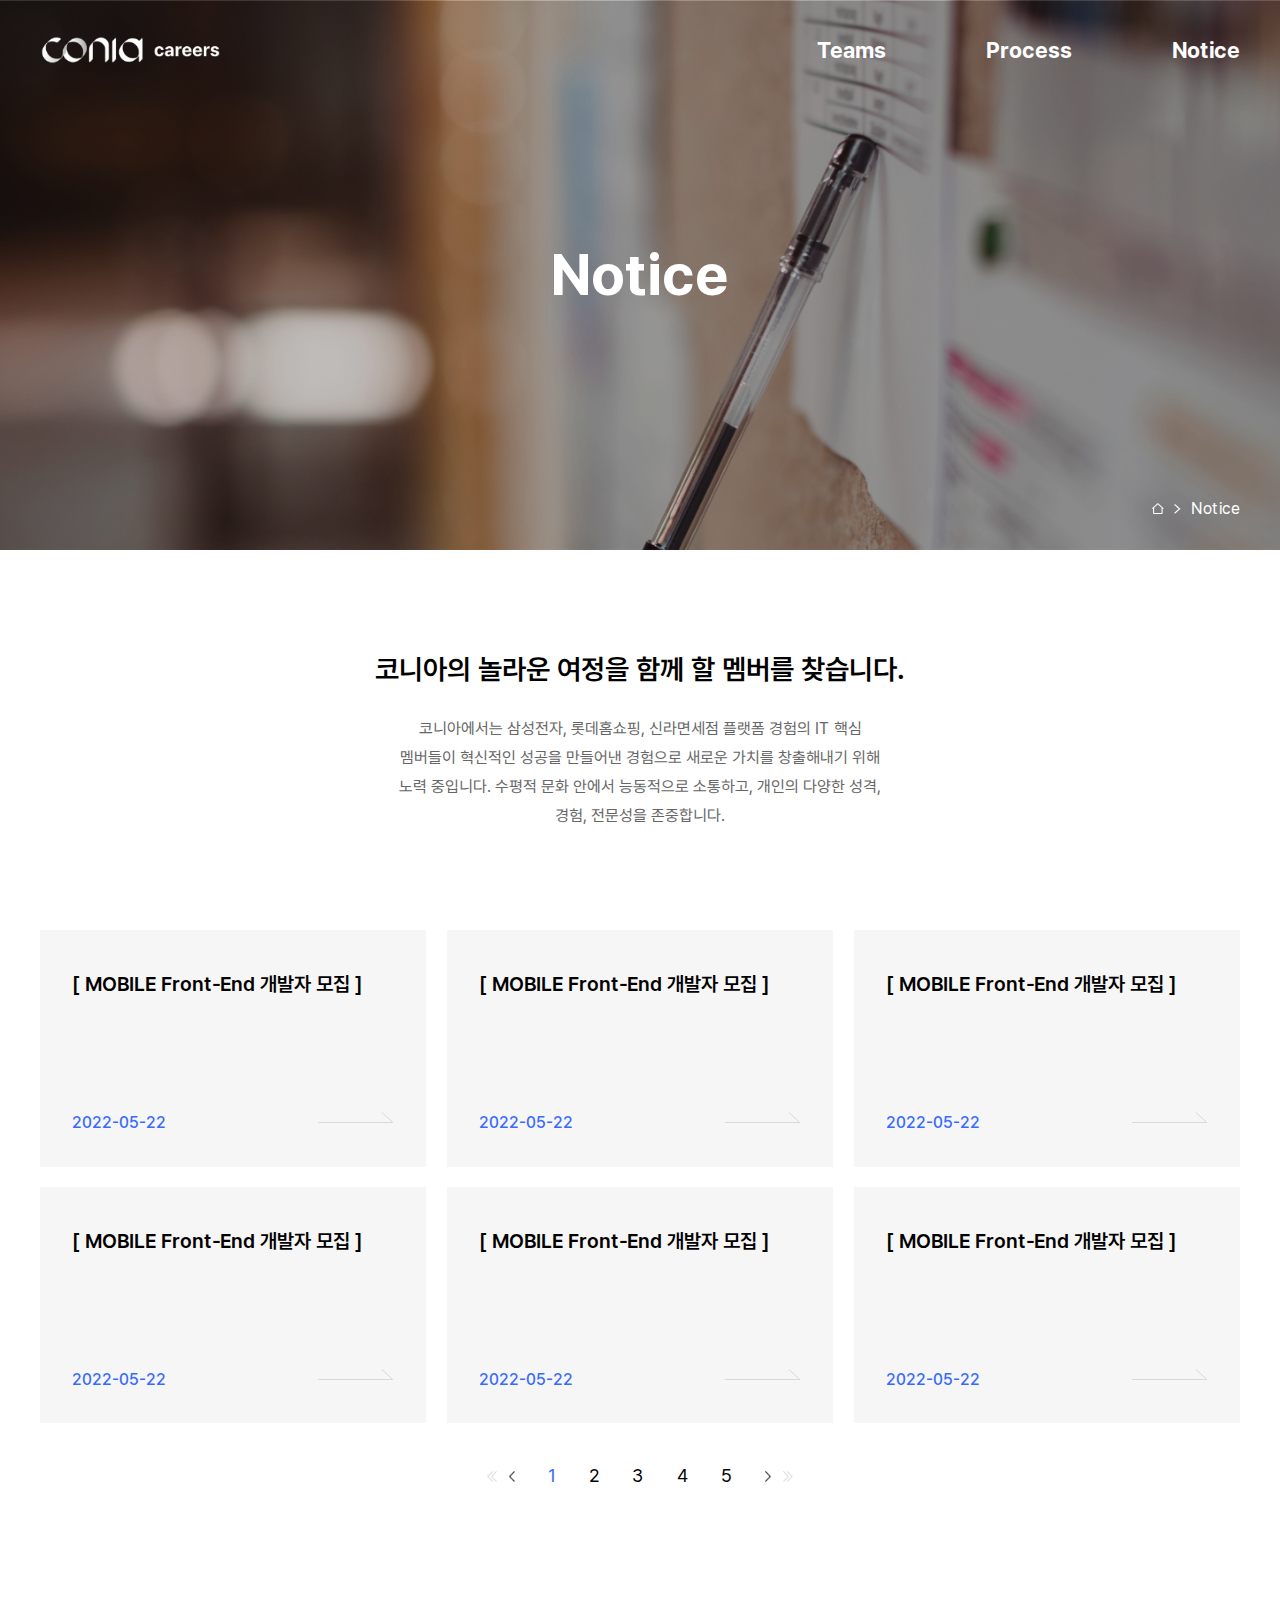
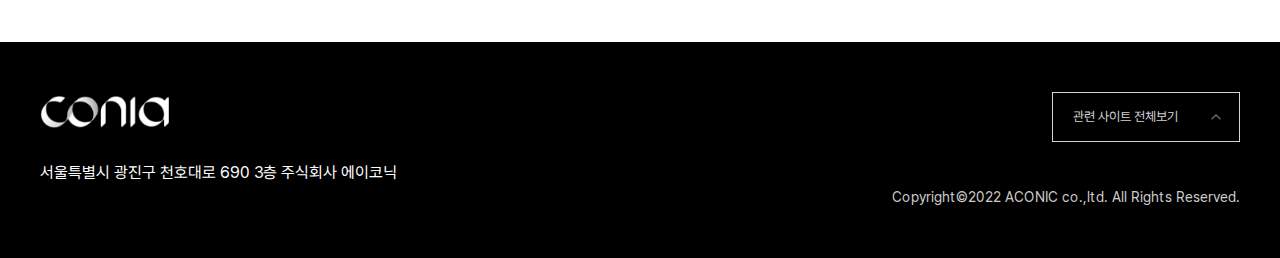
<file: notice.html>
<!DOCTYPE html>
<html lang="en">
<head>
    <meta charset="UTF-8">
    <meta content="width=device-width, initial-scale=1.0" name="viewport">
    <title>CONIA 채용 | notice</title>
    <link href="./resource/fonts/pretendard.css" rel="stylesheet">
    <link href="./resource/css/common.css" rel="stylesheet">
    <link href="./resource/css/sub.css" rel="stylesheet">
    <script src="./resource/js/jquery-1.9.1.min.js" type="text/javascript"></script>
</head>
<body class="sub">
<div class="wrap">
    <!-- PC GNB -->
    <header class="header">
        <div class="header_wrap container cl">
            <div class="main_logo"><a href="index.html" class="logo"><span class="blind">코니아 채용 로고</span></a></div>
            <ul class="gnb">
                <li><a href="teams.html">Teams</a></li>
                <li><a href="process.html">Process</a></li>
                <li><a href="notice.html">Notice</a></li>
            </ul>
            <div class="btn_wrap">
                <span class="gnb_btn ico"></span>
            </div>
        </div>
    </header>
    <!-- MO GNB -->
    <aside class="mo_header">
        <div class="header_wrap container">
            <div class="header_inner cl">
                <div class="main_logo"><a href="#" class="logo"><span class="blind">코니아 채용 로고</span></a></div>
                <div class="btn_wrap">
                    <span class="close_btn gnb_btn ico"></span>
                </div>
            </div>
            <ul class="gnb">
                <li><a href="teams.html">Teams</a></li>
                <li><a href="process.html">Process</a></li>
                <li><a href="notice.html">Notice</a></li>
            </ul>
        </div>
    </aside>
    <main class="notice">
        <div class="spot">
            <h2 class="blind">코니아 Notice</h2>
            <div class="main_visual">
                <div class="item">
                    <div class="container">
                        <div class="txt_wrap">
                            <h1 class="page_title">Notice</h1>
                        </div>
                        <div class="breadcrumbs">
                            <span class="ico home"></span><span class="ico arrow"></span><span class="txt">Notice</span>
                        </div>
                    </div>
                </div>
            </div>
        </div>
        <div class="main_contents container">
            <div class="main_txt">
                <h2 class="title">코니아의 놀라운 여정을 함께 할 멤버를 찾습니다.</h2>
                <p class="sub_txt">코니아에서는 삼성전자, 롯데홈쇼핑, 신라면세점 플랫폼 경험의 IT 핵심 멤버들이
                    혁신적인 성공을 만들어낸 경험으로 새로운 가치를 창출해내기 위해 노력 중입니다.
                    수평적 문화 안에서 능동적으로 소통하고, 개인의 다양한 성격, 경험, 전문성을 존중합니다.</p>
            </div>
            <ul class="notice_wrap">
                <li>
                    <a class="notice_item" href="noticeDetail.html">
                        <p class="title">[ MOBILE Front-End 개발자 모집 ]</p>
                        <div class="access">
                            <span class="date">2022-05-22</span>
                            <i class="ico more"></i>
                        </div>
                    </a>
                </li>
                <li>
                    <a class="notice_item" href="noticeDetail.html">
                        <p class="title">[ MOBILE Front-End 개발자 모집 ]</p>
                        <div class="access">
                            <span class="date">2022-05-22</span>
                            <i class="ico more"></i>
                        </div>
                    </a>
                </li>
                <li>
                    <a class="notice_item" href="noticeDetail.html">
                        <p class="title">[ MOBILE Front-End 개발자 모집 ]</p>
                        <div class="access">
                            <span class="date">2022-05-22</span>
                            <i class="ico more"></i>
                        </div>
                    </a>
                </li>
                <li>
                    <a class="notice_item" href="noticeDetail.html">
                        <p class="title">[ MOBILE Front-End 개발자 모집 ]</p>
                        <div class="access">
                            <span class="date">2022-05-22</span>
                            <i class="ico more"></i>
                        </div>
                    </a>
                </li>
                <li>
                    <a class="notice_item" href="noticeDetail.html">
                        <p class="title">[ MOBILE Front-End 개발자 모집 ]</p>
                        <div class="access">
                            <span class="date">2022-05-22</span>
                            <i class="ico more"></i>
                        </div>
                    </a>
                </li>
                <li>
                    <a class="notice_item" href="noticeDetail.html">
                        <p class="title">[ MOBILE Front-End 개발자 모집 ]</p>
                        <div class="access">
                            <span class="date">2022-05-22</span>
                            <i class="ico more"></i>
                        </div>
                    </a>
                </li>
            </ul>
            <div class="paging">
                <ul>
                    <li class="first"><a onclick="" class="ico"></a></li>
                    <li class="prev"><a onclick="" class="ico"></a></li>
                    <li class="number active"><a onclick="">1</a></li>
                    <li class="number"><a onclick="">2</a></li>
                    <li class="number"><a onclick="">3</a></li>
                    <li class="number"><a onclick="">4</a></li>
                    <li class="number"><a onclick="">5</a></li>
                    <li class="next"><a onclick="" class="ico "></a></li>
                    <li class="last"><a onclick="" class="ico "></a></li>
                </ul>
            </div>
        </div>
    </main>
    <footer class="footer">
        <div class="container cl">
            <div class="lt">
                <div class="logo"><img alt="conia logo" src="./resource/images/logo_conia.png"></div>
                <p>서울특별시 광진구 천호대로 690 3층
                    주식회사 에이코닉</p>
            </div>
            <div class="rt">
                <div class="family_site">
                    <div class="link">관련 사이트 전체보기</div>
                    <div class="more">
                        <ul>
                            <li><a href="#" target="_blank" title="새 창 열림"><span>코니아 mcmall</span></a></li>
                            <li><a href="#" target="_blank" title="새 창 열림"><span>코니아 월드</span></a></li>
                        </ul>
                    </div>
                </div>
                <p class="copyright">Copyright<span>©</span>2022 ACONIC co.,ltd. All Rights Reserved.</p>
            </div>
        </div>
    </footer>
</div>
<script src="./resource/js/common.js" type="text/javascript"></script>
</body>
</html>
</file>
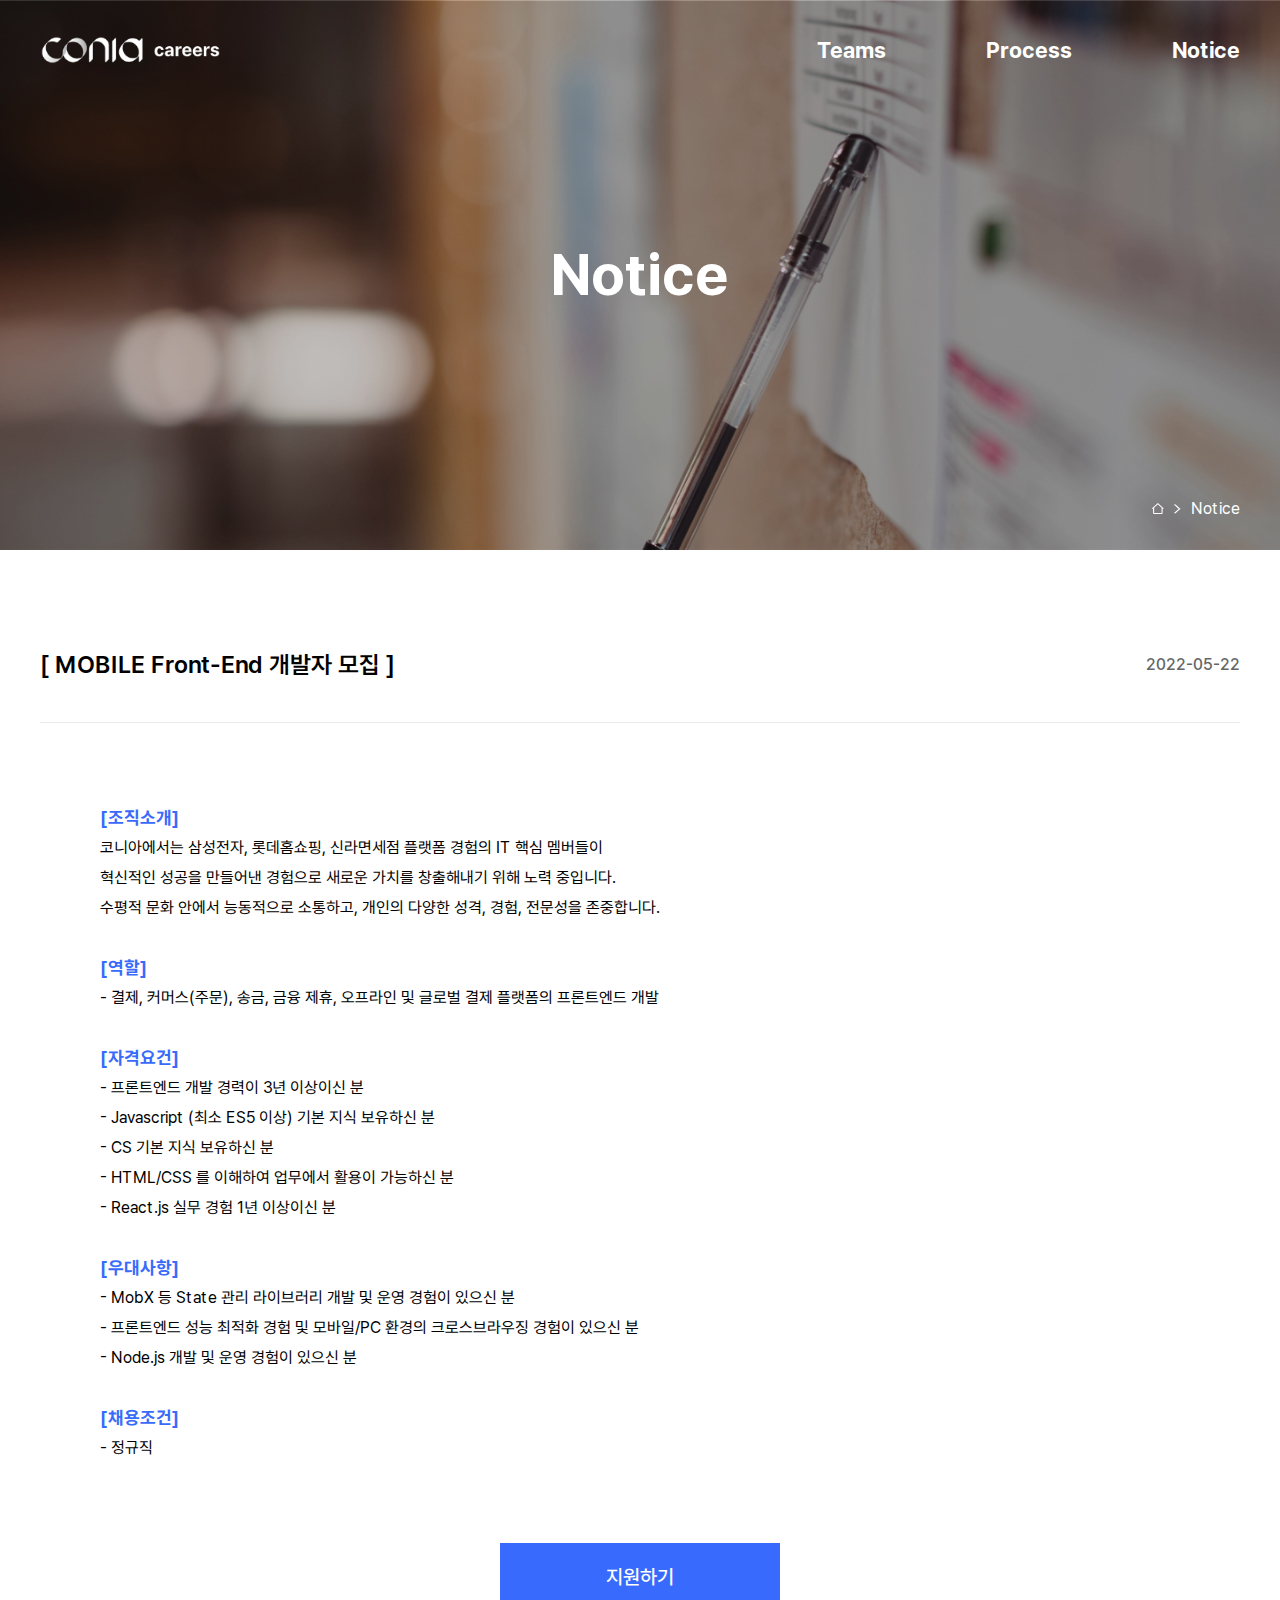
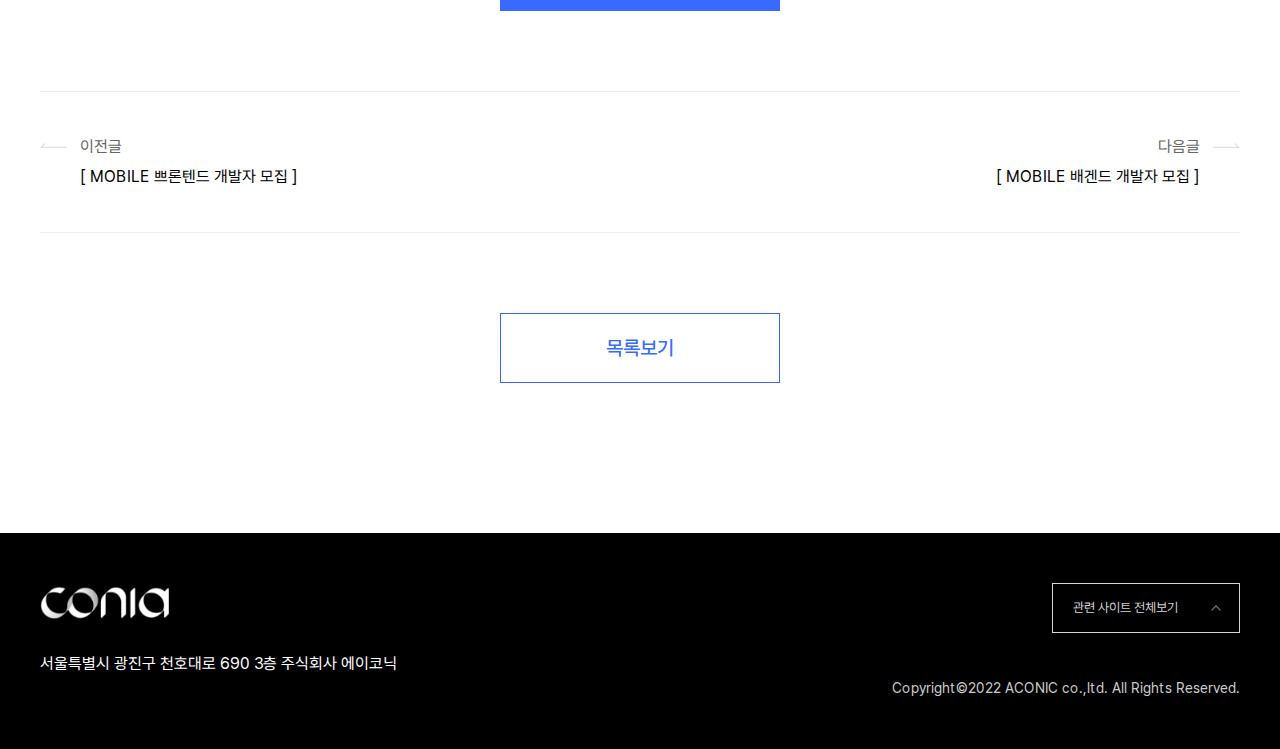
<file: noticeDetail.html>
<!DOCTYPE html>
<html lang="en">
<head>
    <meta charset="UTF-8">
    <meta content="width=device-width, initial-scale=1.0" name="viewport">
    <title>CONIA 채용 | notice</title>
    <link href="./resource/fonts/pretendard.css" rel="stylesheet">
    <link href="./resource/css/common.css" rel="stylesheet">
    <link href="./resource/css/sub.css" rel="stylesheet">
    <script src="./resource/js/jquery-1.9.1.min.js" type="text/javascript"></script>
</head>
<body class="sub">
<div class="wrap">
    <!-- PC GNB -->
    <header class="header">
        <div class="header_wrap container cl">
            <div class="main_logo"><a href="index.html" class="logo"><span class="blind">코니아 채용 로고</span></a></div>
            <ul class="gnb">
                <li><a href="teams.html">Teams</a></li>
                <li><a href="process.html">Process</a></li>
                <li><a href="notice.html">Notice</a></li>
            </ul>
            <div class="btn_wrap">
                <span class="gnb_btn ico"></span>
            </div>
        </div>
    </header>
    <!-- MO GNB -->
    <aside class="mo_header">
        <div class="header_wrap container">
            <div class="header_inner cl">
                <div class="main_logo"><a href="#" class="logo"><span class="blind">코니아 채용 로고</span></a></div>
                <div class="btn_wrap">
                    <span class="close_btn gnb_btn ico"></span>
                </div>
            </div>
            <ul class="gnb">
                <li><a href="teams.html">Teams</a></li>
                <li><a href="process.html">Process</a></li>
                <li><a href="notice.html">Notice</a></li>
            </ul>
        </div>
    </aside>
    <main class="notice">
        <div class="spot">
            <h2 class="blind">코니아 Notice</h2>
            <div class="main_visual">
                <div class="item">
                    <div class="container">
                        <div class="txt_wrap">
                            <h1 class="page_title">Notice</h1>
                        </div>
                        <div class="breadcrumbs">
                            <span class="ico home"></span><span class="ico arrow"></span><span class="txt">Notice</span>
                        </div>
                    </div>
                </div>
            </div>
        </div>
        <div class="main_contents container">
            <div class="notice_detail">
                <div class="title_wrap">
                    <p class="title">[ MOBILE Front-End 개발자 모집 ]</p>
                    <p class="date"><span class="sr_only">등록일</span>2022-05-22</p>
                </div>
                <div class="contents_wrap">
                    <p class="con_title">[조직소개]</p>
                    <p>코니아에서는 삼성전자, 롯데홈쇼핑, 신라면세점 플랫폼 경험의 IT 핵심 멤버들이</p>
                    <p>혁신적인 성공을 만들어낸 경험으로 새로운 가치를 창출해내기 위해 노력 중입니다.</p>
                    <p>수평적 문화 안에서 능동적으로 소통하고, 개인의 다양한 성격, 경험, 전문성을 존중합니다.</p>
                    <p class="pb10"></p>
                    <p class="con_title">[역할]</p>
                    <p class="list">- 결제, 커머스(주문), 송금, 금융 제휴, 오프라인 및 글로벌 결제 플랫폼의 프론트엔드 개발</p>
                    <p class="pb10"></p>
                    <p class="con_title">[자격요건]</p>
                    <p class="list">- 프론트엔드 개발 경력이 3년 이상이신 분</p>
                    <p class="list">- Javascript (최소 ES5 이상) 기본 지식 보유하신 분</p>
                    <p class="list">- CS 기본 지식 보유하신 분</p>
                    <p class="list">- HTML/CSS 를 이해하여 업무에서 활용이 가능하신 분</p>
                    <p class="list">- React.js 실무 경험 1년 이상이신 분</p>
                    <p class="pb10"></p>
                    <p class="con_title">[우대사항]</p>
                    <p class="list">- MobX 등 State 관리 라이브러리 개발 및 운영 경험이 있으신 분</p>
                    <p class="list">- 프론트엔드 성능 최적화 경험 및 모바일/PC 환경의 크로스브라우징 경험이 있으신 분</p>
                    <p class="list">- Node.js 개발 및 운영 경험이 있으신 분</p>
                    <p class="pb10"></p>
                    <p class="con_title">[채용조건]</p>
                    <p class="list">- 정규직</p>
                    <span class="btn btn_blue">지원하기</span>
                </div>
                <div class="util_wrap">
                    <div class="status prev">
                        <p class="txt">이전글</p>
                        <p class="title">[ MOBILE 쁘론텐드 개발자 모집 ]</p>
                    </div>
                    <div class="status next">
                        <p class="txt">다음글</p>
                        <p class="title">[ MOBILE 배겐드 개발자 모집 ]</p>
                    </div>
                </div>
                <div class="btn btn_line">목록보기</div>
            </div>
        </div>
    </main>
    <footer class="footer">
        <div class="container cl">
            <div class="lt">
                <div class="logo"><img alt="conia logo" src="./resource/images/logo_conia.png"></div>
                <p>서울특별시 광진구 천호대로 690 3층
                    주식회사 에이코닉</p>
            </div>
            <div class="rt">
                <div class="family_site">
                    <div class="link">관련 사이트 전체보기</div>
                    <div class="more">
                        <ul>
                            <li><a href="#" target="_blank" title="새 창 열림"><span>코니아 mcmall</span></a></li>
                            <li><a href="#" target="_blank" title="새 창 열림"><span>코니아 월드</span></a></li>
                        </ul>
                    </div>
                </div>
                <p class="copyright">Copyright<span>©</span>2022 ACONIC co.,ltd. All Rights Reserved.</p>
            </div>
        </div>
    </footer>
</div>
<script src="./resource/js/common.js" type="text/javascript"></script>
</body>
</html>
</file>
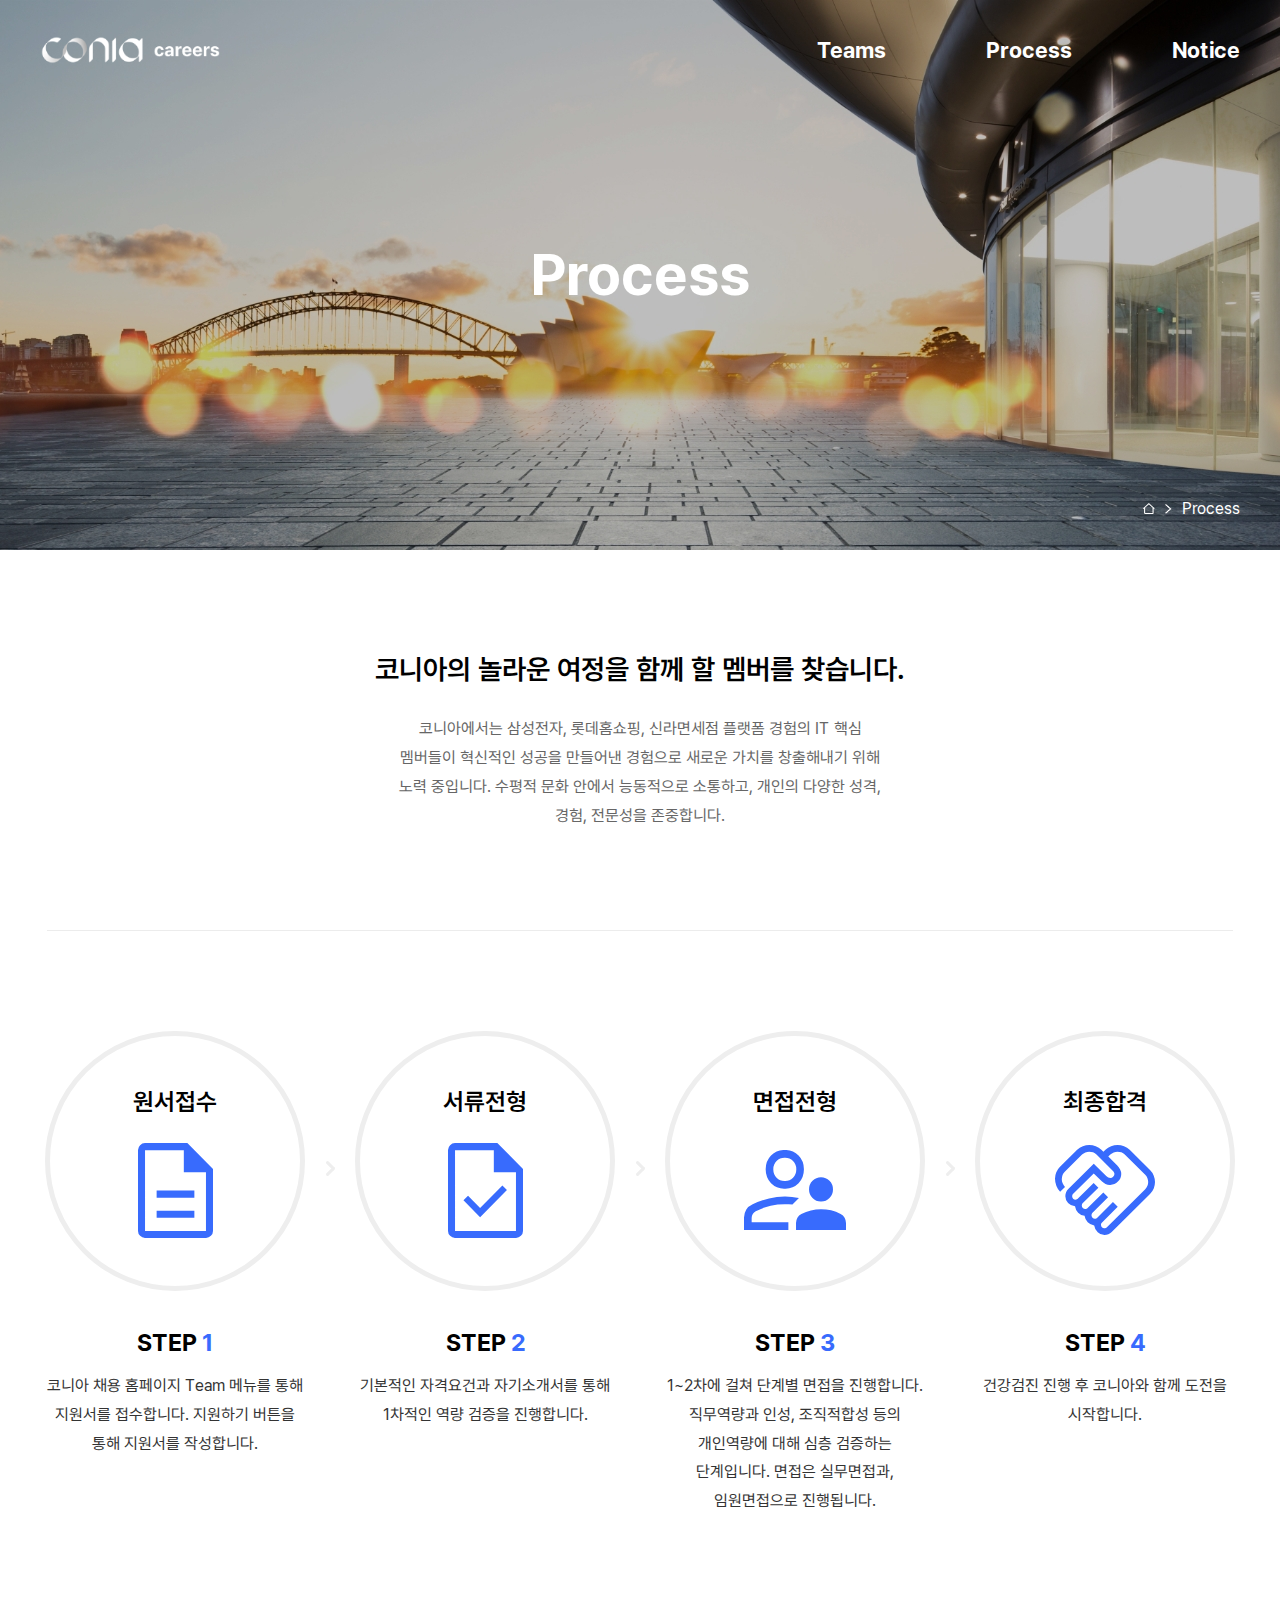
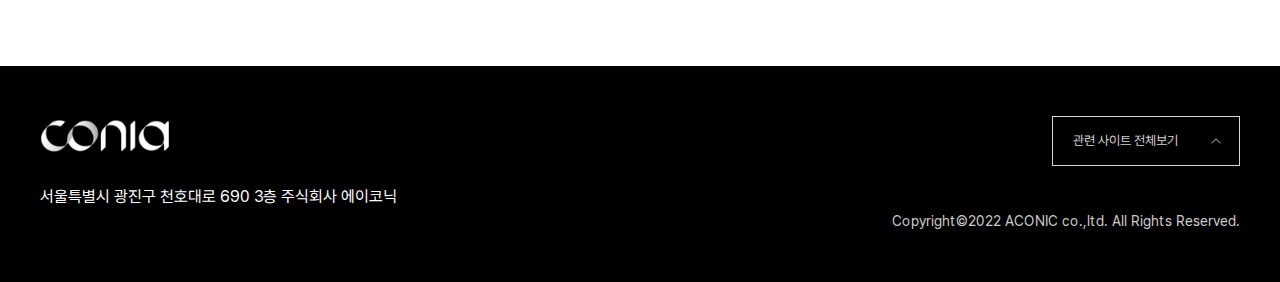
<file: process.html>
<!DOCTYPE html>
<html lang="en">
<head>
    <meta charset="UTF-8">
    <meta content="width=device-width, initial-scale=1.0" name="viewport">
    <title>CONIA 채용 | process</title>
    <link href="./resource/fonts/pretendard.css" rel="stylesheet">
    <link href="./resource/css/common.css" rel="stylesheet">
    <link href="./resource/css/sub.css" rel="stylesheet">
    <script src="./resource/js/jquery-1.9.1.min.js" type="text/javascript"></script>
</head>
<body class="sub">
<div class="wrap">
    <!-- PC GNB -->
    <header class="header">
        <div class="header_wrap container cl">
            <div class="main_logo"><a href="index.html" class="logo"><span class="blind">코니아 채용 로고</span></a></div>
            <ul class="gnb">
                <li><a href="teams.html">Teams</a></li>
                <li><a href="process.html">Process</a></li>
                <li><a href="notice.html">Notice</a></li>
            </ul>
            <div class="btn_wrap">
                <span class="gnb_btn ico"></span>
            </div>
        </div>
    </header>
    <!-- MO GNB -->
    <aside class="mo_header">
        <div class="header_wrap container">
            <div class="header_inner cl">
                <div class="main_logo"><a href="#" class="logo"><span class="blind">코니아 채용 로고</span></a></div>
                <div class="btn_wrap">
                    <span class="close_btn gnb_btn ico"></span>
                </div>
            </div>
            <ul class="gnb">
                <li><a href="teams.html">Teams</a></li>
                <li><a href="process.html">Process</a></li>
                <li><a href="notice.html">Notice</a></li>
            </ul>
        </div>
    </aside>
    <main class="process">
        <div class="spot">
            <h2 class="blind">코니아 Process</h2>
            <div class="main_visual">
                <div class="item">
                    <div class="container">
                        <div class="txt_wrap">
                            <h1 class="page_title">Process</h1>
                        </div>
                        <div class="breadcrumbs">
                            <span class="ico home"></span><span class="ico arrow"></span><span class="txt">Process</span>
                        </div>
                    </div>
                </div>
            </div>
        </div>
        <div class="main_contents container">
            <div class="main_txt">
                <h2 class="title">코니아의 놀라운 여정을 함께 할 멤버를 찾습니다.</h2>
                <p class="sub_txt">코니아에서는 삼성전자, 롯데홈쇼핑, 신라면세점 플랫폼 경험의 IT 핵심 멤버들이
                    혁신적인 성공을 만들어낸 경험으로 새로운 가치를 창출해내기 위해 노력 중입니다.
                    수평적 문화 안에서 능동적으로 소통하고, 개인의 다양한 성격, 경험, 전문성을 존중합니다.</p>
            </div>
            <ul class="process_wrap">
                <li class="item">
                    <div class="icon_wrap">
                        <p class="sm_title">원서접수</p>
                        <span class="ico ico01"></span>
                    </div>
                    <div class="txt_wrap">
                        <p class="sub_title">STEP <span class="point">1</span></p>
                        <p class="sub_txt">코니아 채용 홈페이지 Team 메뉴를 통해 지원서를 접수합니다. 지원하기 버튼을 통해 지원서를 작성합니다.</p>
                    </div>
                </li>
                <li class="item">
                    <div class="icon_wrap">
                        <p class="sm_title">서류전형</p>
                        <span class="ico ico02"></span>
                    </div>
                    <div class="txt_wrap">
                        <p class="sub_title">STEP <span class="point">2</span></p>
                        <p class="sub_txt">기본적인 자격요건과 자기소개서를 통해
                            1차적인 역량 검증을 진행합니다.</p>
                    </div>
                </li>
                <li class="item">
                    <div class="icon_wrap">
                        <p class="sm_title">면접전형</p>
                        <span class="ico ico03"></span>
                    </div>
                    <div class="txt_wrap">
                        <p class="sub_title">STEP <span class="point">3</span></p>
                        <p class="sub_txt">1~2차에 걸쳐 단계별 면접을 진행합니다.
                            직무역량과 인성, 조직적합성 등의 개인역량에 대해 심층 검증하는 단계입니다. 면접은 실무면접과, 임원면접으로 진행됩니다.</p>
                    </div>
                </li>
                <li class="item">
                    <div class="icon_wrap">
                        <p class="sm_title">최종합격</p>
                        <span class="ico ico04"></span>
                    </div>
                    <div class="txt_wrap">
                        <p class="sub_title">STEP <span class="point">4</span></p>
                        <p class="sub_txt">건강검진 진행 후 코니아와 함께 도전을 시작합니다.</p>
                    </div>
                </li>
            </ul>
        </div>
    </main>
    <footer class="footer">
        <div class="container cl">
            <div class="lt">
                <div class="logo"><img alt="conia logo" src="./resource/images/logo_conia.png"></div>
                <p>서울특별시 광진구 천호대로 690 3층
                    주식회사 에이코닉</p>
            </div>
            <div class="rt">
                <div class="family_site">
                    <div class="link">관련 사이트 전체보기</div>
                    <div class="more">
                        <ul>
                            <li><a href="#" target="_blank" title="새 창 열림"><span>코니아 mcmall</span></a></li>
                            <li><a href="#" target="_blank" title="새 창 열림"><span>코니아 월드</span></a></li>
                        </ul>
                    </div>
                </div>
                <p class="copyright">Copyright<span>©</span>2022 ACONIC co.,ltd. All Rights Reserved.</p>
            </div>
        </div>
    </footer>
</div>
<script src="./resource/js/common.js" type="text/javascript"></script>
</body>
</html>
</file>
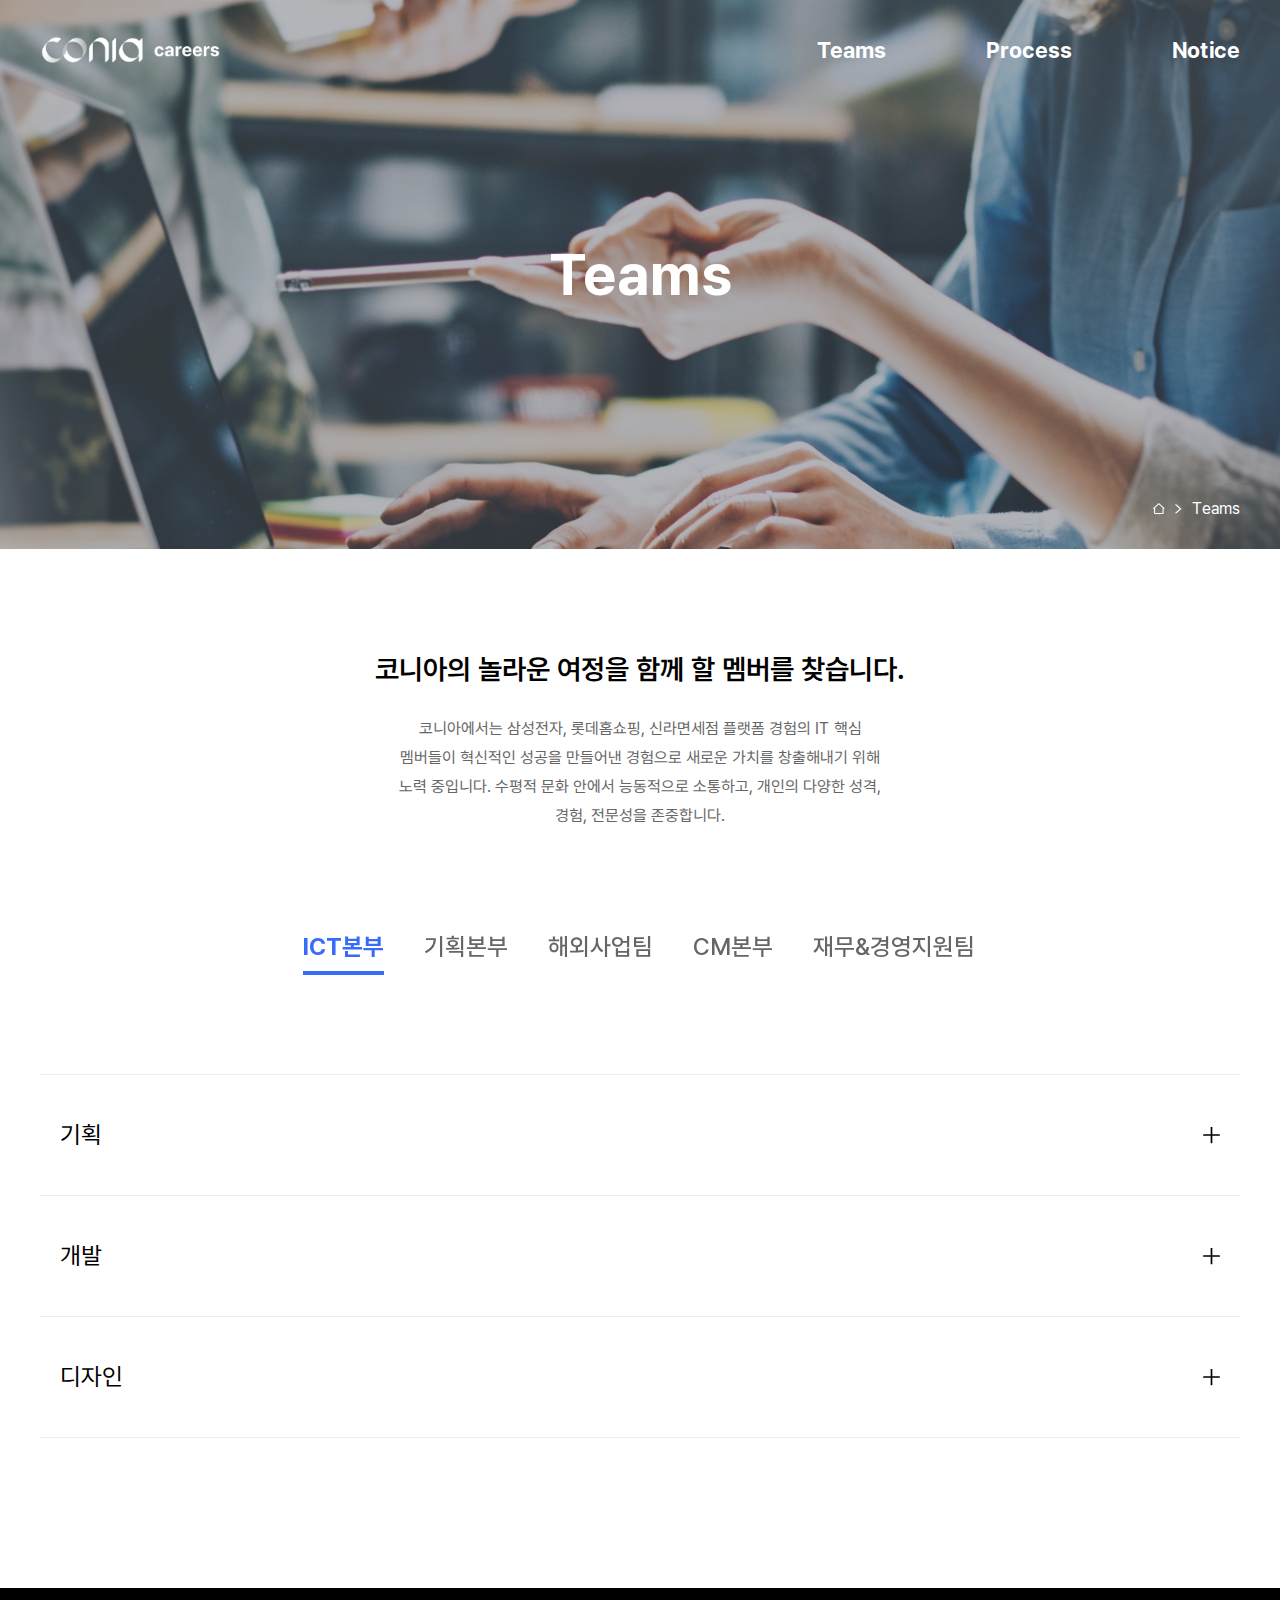
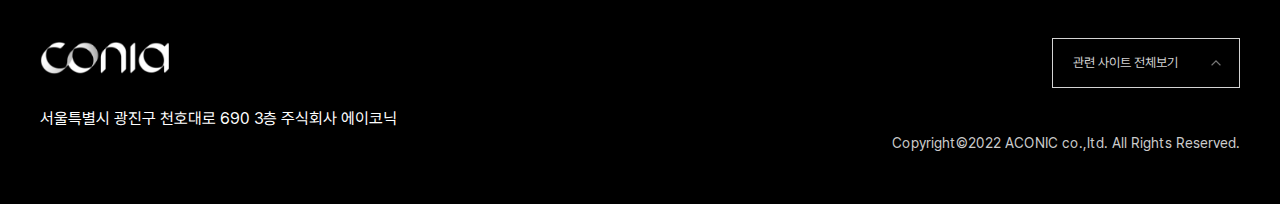
<file: teams.html>
<!DOCTYPE html>
<html lang="en">
<head>
    <meta charset="UTF-8">
    <meta content="width=device-width, initial-scale=1.0" name="viewport">
    <title>CONIA 채용 | teams</title>
    <link href="./resource/fonts/pretendard.css" rel="stylesheet">
    <link href="./resource/css/common.css" rel="stylesheet">
    <link href="./resource/css/sub.css" rel="stylesheet">
    
    <script src="./resource/js/jquery-1.9.1.min.js" type="text/javascript"></script>
    <script src="./resource/js/iscroll.js"></script>
</head>
<body class="sub">
<div class="wrap">
    <!-- PC GNB -->
    <header class="header">
        <div class="header_wrap container cl">
            <div class="main_logo"><a href="index.html" class="logo"><span class="blind">코니아 채용 로고</span></a></div>
            <ul class="gnb">
                <li><a href="teams.html">Teams</a></li>
                <li><a href="process.html">Process</a></li>
                <li><a href="notice.html">Notice</a></li>
            </ul>
            <div class="btn_wrap">
                <span class="gnb_btn ico"></span>
            </div>
        </div>
    </header>
    <!-- MO GNB -->
    <aside class="mo_header">
        <div class="header_wrap container">
            <div class="header_inner cl">
                <div class="main_logo"><a href="#" class="logo"><span class="blind">코니아 채용 로고</span></a></div>
                <div class="btn_wrap">
                    <span class="close_btn gnb_btn ico"></span>
                </div>
            </div>
            <ul class="gnb">
                <li><a href="teams.html">Teams</a></li>
                <li><a href="process.html">Process</a></li>
                <li><a href="notice.html">Notice</a></li>
            </ul>
        </div>
    </aside>
    <main class="teams">
        <div class="spot">
            <h2 class="blind">코니아 Process</h2>
            <div class="main_visual">
                <div class="item">
                    <div class="container">
                        <div class="txt_wrap">
                            <h1 class="page_title">Teams</h1>
                        </div>
                        <div class="breadcrumbs">
                            <span class="ico home"></span><span class="ico arrow"></span><span class="txt">Teams</span>
                        </div>
                    </div>
                </div>
            </div>
        </div>
        <div class="main_contents container">
            <div class="main_txt">
                <h2 class="title">코니아의 놀라운 여정을 함께 할 멤버를 찾습니다.</h2>
                <p class="sub_txt">코니아에서는 삼성전자, 롯데홈쇼핑, 신라면세점 플랫폼 경험의 IT 핵심 멤버들이
                    혁신적인 성공을 만들어낸 경험으로 새로운 가치를 창출해내기 위해 노력 중입니다.
                    수평적 문화 안에서 능동적으로 소통하고, 개인의 다양한 성격, 경험, 전문성을 존중합니다.</p>
            </div>
            <div class="tab_wrap">
                <div class="inner">
                    <div class="scroller">
                        <ul class="process ">
                            <li class="tabBtn active"><span class="sub_title">ICT본부</span></li>
                            <li class="tabBtn"><span class="sub_title">기획본부</span></li>
                            <li class="tabBtn"><span class="sub_title">해외사업팀</span></li>
                            <li class="tabBtn"><span class="sub_title">CM본부</span></li>
                            <li class="tabBtn"><span class="sub_title">재무&경영지원팀</span></li>
                        </ul>
                    </div>
                </div>
            </div>
            <!-- ICT본부 -->
            <div class="tabCon active">
                <ul class="menu">
                    <li><h3 class="sub_title">기획<button type="button" class="btn"></button></h3>
                        <div class="menuCon">
                            <ul class="list sub_txt">
                                <li>UI/UX 디자인 경력이 ‘1년 이상’이신 분</li>
                                <li>Illustrator, Photoshop, XD, Zeplin 등의 UI 디자인 툴에 대한 숙련도가 높으신 분</li>
                                <li>UI/UX 설계 및 스토리보드/플로우 차트 등의 문서 작성 능력 보유하신 분</li>
                                <li>사용자 관점 및 비즈니스 이해를 통한 디자인 업무 설계 가능하신 분</li>
                                <li>상황에 따라 필요한 정도의 프로토타입을 제작할 수 있는 순발력이 있으신 분</li>
                                <li>IT 트렌드 및 비즈니스에 대한 이해력과 통찰력이 있으신 분</li>
                            </ul>
                            <span class="btn btn_blue">지원하기</span>
                        </div>
                    </li>
                    <li><h3 class="sub_title">개발<button type="button" class="btn"></button></h3>
                        <div class="menuCon">
                            <ul class="list sub_txt">
                                <li>UI/UX 디자인 경력이 ‘1년 이상’이신 분</li>
                                <li>Illustrator, Photoshop, XD, Zeplin 등의 UI 디자인 툴에 대한 숙련도가 높으신 분</li>
                                <li>UI/UX 설계 및 스토리보드/플로우 차트 등의 문서 작성 능력 보유하신 분</li>
                                <li>사용자 관점 및 비즈니스 이해를 통한 디자인 업무 설계 가능하신 분</li>
                                <li>상황에 따라 필요한 정도의 프로토타입을 제작할 수 있는 순발력이 있으신 분</li>
                                <li>IT 트렌드 및 비즈니스에 대한 이해력과 통찰력이 있으신 분</li>
                            </ul>
                            <span class="btn btn_blue">지원하기</span>
                        </div>
                    </li>
                    <li>
                        <h3 class="sub_title">디자인<button type="button" class="btn"></button></h3>
                        <div class="menuCon">
                            <ul class="list sub_txt">
                                <li>UI/UX 디자인 경력이 ‘1년 이상’이신 분</li>
                                <li>Illustrator, Photoshop, XD, Zeplin 등의 UI 디자인 툴에 대한 숙련도가 높으신 분</li>
                                <li>UI/UX 설계 및 스토리보드/플로우 차트 등의 문서 작성 능력 보유하신 분</li>
                                <li>사용자 관점 및 비즈니스 이해를 통한 디자인 업무 설계 가능하신 분</li>
                                <li>상황에 따라 필요한 정도의 프로토타입을 제작할 수 있는 순발력이 있으신 분</li>
                                <li>IT 트렌드 및 비즈니스에 대한 이해력과 통찰력이 있으신 분</li>
                            </ul>
                            <span class="btn btn_blue">지원하기</span>
                        </div>
                    </li>
                </ul>
            </div>
            <!--// ICT본부 -->
            <!-- 기획본부 -->
            <div class="tabCon">
                <div class="menuCon">
                    <ul class="list sub_txt">
                        <li>UI/UX 디자인 경력이 ‘1년 이상’이신 분</li>
                        <li>Illustrator, Photoshop, XD, Zeplin 등의 UI 디자인 툴에 대한 숙련도가 높으신 분</li>
                        <li>UI/UX 설계 및 스토리보드/플로우 차트 등의 문서 작성 능력 보유하신 분</li>
                        <li>사용자 관점 및 비즈니스 이해를 통한 디자인 업무 설계 가능하신 분</li>
                        <li>상황에 따라 필요한 정도의 프로토타입을 제작할 수 있는 순발력이 있으신 분</li>
                        <li>IT 트렌드 및 비즈니스에 대한 이해력과 통찰력이 있으신 분</li>
                    </ul>
                    <span class="btn btn_blue">지원하기</span>
                </div>
            </div>
            <!--// 기획본부 -->
            <!-- 해외사업팀 -->
            <div class="tabCon">
                <div class="menuCon">
                    <ul class="list sub_txt">
                        <li>UI/UX 디자인 경력이 ‘1년 이상’이신 분</li>
                        <li>Illustrator, Photoshop, XD, Zeplin 등의 UI 디자인 툴에 대한 숙련도가 높으신 분</li>
                        <li>UI/UX 설계 및 스토리보드/플로우 차트 등의 문서 작성 능력 보유하신 분</li>
                        <li>사용자 관점 및 비즈니스 이해를 통한 디자인 업무 설계 가능하신 분</li>
                        <li>상황에 따라 필요한 정도의 프로토타입을 제작할 수 있는 순발력이 있으신 분</li>
                        <li>IT 트렌드 및 비즈니스에 대한 이해력과 통찰력이 있으신 분</li>
                    </ul>
                    <span class="btn btn_blue">지원하기</span>
                </div>
            </div>
            <!--// 해외사업팀 -->
            <!-- CM본부 -->
            <div class="tabCon">
                <div class="menuCon">
                    <ul class="list sub_txt">
                        <li>UI/UX 디자인 경력이 ‘1년 이상’이신 분</li>
                        <li>Illustrator, Photoshop, XD, Zeplin 등의 UI 디자인 툴에 대한 숙련도가 높으신 분</li>
                        <li>UI/UX 설계 및 스토리보드/플로우 차트 등의 문서 작성 능력 보유하신 분</li>
                        <li>사용자 관점 및 비즈니스 이해를 통한 디자인 업무 설계 가능하신 분</li>
                        <li>상황에 따라 필요한 정도의 프로토타입을 제작할 수 있는 순발력이 있으신 분</li>
                        <li>IT 트렌드 및 비즈니스에 대한 이해력과 통찰력이 있으신 분</li>
                    </ul>
                    <span class="btn btn_blue">지원하기</span>
                </div>
            </div>
            <!--// CM본부 -->
            <!-- 재무&경영지원팀 -->
            <div class="tabCon">
                <div class="menuCon">
                    <ul class="list sub_txt">
                        <li>UI/UX 디자인 경력이 ‘1년 이상’이신 분</li>
                        <li>Illustrator, Photoshop, XD, Zeplin 등의 UI 디자인 툴에 대한 숙련도가 높으신 분</li>
                        <li>UI/UX 설계 및 스토리보드/플로우 차트 등의 문서 작성 능력 보유하신 분</li>
                        <li>사용자 관점 및 비즈니스 이해를 통한 디자인 업무 설계 가능하신 분</li>
                        <li>상황에 따라 필요한 정도의 프로토타입을 제작할 수 있는 순발력이 있으신 분</li>
                        <li>IT 트렌드 및 비즈니스에 대한 이해력과 통찰력이 있으신 분</li>
                    </ul>
                    <span class="btn btn_blue">지원하기</span>
                </div>
            </div>
            <!--// 재무&경영지원팀 -->
        </div>
    </main>
    <footer class="footer">
        <div class="container cl">
            <div class="lt">
                <div class="logo"><img alt="conia logo" src="./resource/images/logo_conia.png"></div>
                <p>서울특별시 광진구 천호대로 690 3층
                    주식회사 에이코닉</p>
            </div>
            <div class="rt">
                <div class="family_site">
                    <div class="link">관련 사이트 전체보기</div>
                    <div class="more">
                        <ul>
                            <li><a href="#" target="_blank" title="새 창 열림"><span>코니아 mcmall</span></a></li>
                            <li><a href="#" target="_blank" title="새 창 열림"><span>코니아 월드</span></a></li>
                        </ul>
                    </div>
                </div>
                <p class="copyright">Copyright<span>©</span>2022 ACONIC co.,ltd. All Rights Reserved.</p>
            </div>
        </div>
    </footer>
</div>
<script src="./resource/js/common.js" type="text/javascript"></script>

<script>
    $(function () {
        const Tab = {
            init: function () {
                Tab.bindUIActions();
                Tab.hideInactive();
            },

            bindUIActions: function () {
                $('.main_contents .process').on('click', '.tabBtn', function (e) {
                    e.preventDefault();
                    Tab.switchTab($(this));
                });
            },

            hideInactive: function () {
                let $tabs = $('.main_contents');

                $tabs.each(function (i) {
                    let $tab = $($tabs[i]);
                    let $tabCon = $tab.find('.tabCon');
                    
                    let $activeTab = $tab.find('.tabCon.active');
                    $tabCon.hide();
                    $($tabCon.eq(0)).show();
                });
            },

            switchTab: function ($tab) {
                let $context = $tab.closest('.main_contents');

                if (!$tab.hasClass('active')) {
                    $tab.siblings().removeClass('active');
                    $tab.addClass('active');

                    Tab.showTabCon($tab.index(), $context);
                }
            },

            showTabCon: function (i, $context) {
                let $tabCon = $context.find('.tabCon');
                $tabCon.hide();
                $($tabCon[i]).show();
            },
        };

        Tab.init();
    });

    $('.teams .sub_title .btn').click(function(){
        $(this).parent('.sub_title').toggleClass('on');
        $(this).parent('.sub_title').next().slideToggle();
    });
    
    $(function(){
        $(window).resize(function () {
            if ($(".tab_wrap .inner").length) {
                var gnbWidth = 0;
                $(".tab_wrap .inner .scroller li").each(function () {
                    gnbWidth += ($(this).innerWidth());
                });
                $(".tab_wrap .inner .scroller").innerWidth(gnbWidth + 2);
                var lgnbScroll = new IScroll(".tab_wrap .inner", {
                    scrollX : true,
                    scrollY : false,
                    mouseWheel : false,
                    eventPassthrough : true,
                    snap:true,
                });
            }
        });
        $(window).trigger("resize");
    });

    // let listBtn = document.querySelector('.teams .main_contents .tabCon .menu > li .sub_title .btn');
    // let listContent = document.querySelector('.tabCon .menuCon');

    // function listToggle(e){
    //     listBtn.parentNode.classList.toggle('on');
    //     if(listBtn.parentNode.classList.contains('on')){
    //         listContent.style.display='block';
    //     }else{
    //         listContent.style.display='none';
    //     }
    // }

    // listBtn.addEventListener('click', listToggle);

</script>

</body>
</html>
</file>
<file: resource/fonts/pretendard.css>
/*
Copyright (c) 2021 Kil Hyung-jin, with Reserved Font Name Pretendard.
https://github.com/orioncactus/pretendard

This Font Software is licensed under the SIL Open Font License, Version 1.1.
This license is copied below, and is also available with a FAQ at:
http://scripts.sil.org/OFL
*/

@font-face {
	font-family: 'Pretendard';
	font-weight: 900;
	font-display: swap;
	src: local('Pretendard Black'), url('woff2/Pretendard-Black.woff2') format('woff2'), url('woff/Pretendard-Black.woff') format('woff');
}

@font-face {
	font-family: 'Pretendard';
	font-weight: 800;
	font-display: swap;
	src: local('Pretendard ExtraBold'), url('woff2/Pretendard-ExtraBold.woff2') format('woff2'), url('woff/Pretendard-ExtraBold.woff') format('woff');
}

@font-face {
	font-family: 'Pretendard';
	font-weight: 700;
	font-display: swap;
	src: local('Pretendard Bold'), url('woff2/Pretendard-Bold.woff2') format('woff2'), url('woff/Pretendard-Bold.woff') format('woff');
}

@font-face {
	font-family: 'Pretendard';
	font-weight: 600;
	font-display: swap;
	src: local('Pretendard SemiBold'), url('woff2/Pretendard-SemiBold.woff2') format('woff2'), url('woff/Pretendard-SemiBold.woff') format('woff');
}

@font-face {
	font-family: 'Pretendard';
	font-weight: 500;
	font-display: swap;
	src: local('Pretendard Medium'), url('woff2/Pretendard-Medium.woff2') format('woff2'), url('woff/Pretendard-Medium.woff') format('woff');
}

@font-face {
	font-family: 'Pretendard';
	font-weight: 400;
	font-display: swap;
	src: local('Pretendard Regular'), url('woff2/Pretendard-Regular.woff2') format('woff2'), url('woff/Pretendard-Regular.woff') format('woff');
}

@font-face {
	font-family: 'Pretendard';
	font-weight: 300;
	font-display: swap;
	src: local('Pretendard Light'), url('woff2/Pretendard-Light.woff2') format('woff2'), url('woff/Pretendard-Light.woff') format('woff');
}

@font-face {
	font-family: 'Pretendard';
	font-weight: 200;
	font-display: swap;
	src: local('Pretendard ExtraLight'), url('woff2/Pretendard-ExtraLight.woff2') format('woff2'), url('woff/Pretendard-ExtraLight.woff') format('woff');
}

@font-face {
	font-family: 'Pretendard';
	font-weight: 100;
	font-display: swap;
	src: local('Pretendard Thin'), url('woff2/Pretendard-Thin.woff2') format('woff2'), url('woff/Pretendard-Thin.woff') format('woff');
}
</file>
<file: resource/css/common.css>
@charset "utf-8";

html, body, div, span, applet, object, iframe,
h1, h2, h3, h4, h5, h6, p, blockquote, pre,
a, abbr, acronym, address, big, cite, code,
del, dfn, em, img, ins, kbd, q, s, samp,
small, strike, strong, sub, sup, tt, var,
b, u, i, center,
dl, dt, dd, ol, ul, li,
fieldset, form, label, legend,
table, caption, tbody, tfoot, thead, tr, th, td,
article, aside, canvas, details, embed,
figure, figcaption, footer, header, hgroup,
menu, nav, output, ruby, section, summary,
time, mark, audio, video, input, button {
    word-break: keep-all;
    word-wrap: break-word;
    text-shadow: 1px 1px 1px rgba(0, 0, 0, 0.004);
    text-rendering: optimizeLegibility !important;
    -webkit-font-smoothing: antialiased !important;
    margin: 0;
    padding: 0;
    font-family: "Pretendard", "Malgun Gothic", "나눔고딕", "Nanum Gothic", "NotoSansKR", "굴림", Gulim, '돋움', dotum, Helvetica, sans-serif;
    font-weight: 400;
    line-height: 1.4;
    box-sizing: border-box;
    font-size: inherit;
}

h1, h2, h3, h4, h5, h6 {
    font-size: 100%;
    font-weight: normal;
}

fieldset, img, abbr, acronym {
    border: 0 none;
}

ol, ul {
    list-style: none;
}

table {
    border-collapse: separate;
    border-spacing: 0;
    border: 0 none;
}

caption, th, td {
    text-align: left;
    font-weight: normal;
    border: 0;
}

address, caption, strong, em, cite {
    font-weight: normal;
    font-style: normal;
}

ins {
    text-decoration: none;
}

del {
    text-decoration: line-through;
}

blockquote:before, blockquote:after, q:before, q:after {
    content: "";
}

blockquote, q {
    quotes: "" "";
}

.blind {
    position: absolute;
    overflow: hidden;
    clip: rect(0 0 0 0);
    margin: -1px;
    width: 1px;
    height: 1px
}

a {
    text-decoration: none;
    color: #000000;
    cursor: pointer;
}

a:hover {
    text-decoration: none;
}

input {
    border: none;
}

html {
    font-size: 16px;
}

body {
    font-size: 16px;
    overflow-x: hidden;
    overflow-y: auto;
}

button {
    border: none;
    cursor: pointer;
}

input:-webkit-autofill {
    -webkit-box-shadow: 0 0 0 30px #fff inset;
    -webkit-text-fill-color: #000;
}

input:-webkit-autofill, input:-webkit-autofill:hover, input:-webkit-autofill:focus, input:-webkit-autofill:active {
    transition: background-color 5000s ease-in-out 0s;
}

.cl:after {
    content: "";
    display: block;
    clear: both;
}

#skip_nav a:focus, #skip_nav a:active {
    top: 0;
    text-decoration: none;
    cursor: pointer;
}

/* 공통 */
html.locked, html.locked body {
    overflow: hidden;
}

.wrap {
    position: relative;
    width: 100%;
    height: 100%;
}

.container {
    width: 100%;
    max-width: 1200px;
    margin: 0 auto;
    position: relative;
}

.main_con {
    position: relative;
}

.footer {
    text-align: center;
}

.ico {
    background-position: center center;
    background-repeat: no-repeat;
    background-size: 100% 100%;
    display: inline-block;
}

.btn {
    display: inline-block;
    padding: 20px 0;
    text-align: center;
    font-weight: 500;
    max-width: 280px;
    width: 100%;
    box-sizing: border-box;
    font-size: 1.25rem;
    cursor: pointer;
}

.btn_blue {
    color: #ffffff;
    background-color: #386BFD;
}

.btn_line {
    color: #386BFD;
    background-color: #ffffff;
    border: 1px solid #386BFD;
}

.btn_wrap .btn {
    height: 50px;
}

.point {
    color: #386BFD !important;
}

.u_skip, .blind, .sr_only {
    overflow: hidden !important;
    position: absolute !important;
    clip: rect(0 0 0 0) !important;
    width: 1px !important;
    height: 1px !important;
    margin: -1px !important;
}

.lt {
    float: left;
}

.rt {
    float: right;
}

.title {
    font-size: 2rem;
    font-weight: 600;
}

.main_contents .title {
    font-size: 2.625rem;
    color: #000000;
}

.main_contents .sub_title {
    font-size: 1.5rem;
}

.main_contents .sm_title {
    font-size: 1.5rem;
    font-weight : 600;
}

.main_contents .sub_txt {
    font-size: 1rem;
    color: #666666;
    line-height: 1.8;
}

.header {
    width: 100%;
    position: absolute;
    top: 0;
    left: 0;
    right: 0;
    z-index: 20;
}

.header .header_wrap {
    line-height: 100px;
}

.header .main_logo {
    float: left;
    display: block;
    height: 100px;
    line-height: 100px;
}

.header .logo {
    display: block;
    width: 180px;
    height: inherit;
    background: url('../images/logo_careers_wh.png') center center / 180px auto no-repeat;
}

.header .gnb {
    float: right;
}

.header .gnb li {
    float: left
}

.header .gnb li a {
    color: #fff;
    display: block;
    line-height: 100px;
    padding: 0 50px;
    font-size: 1.375rem;
    font-weight: 700;
    transition: color 0.3s;
}

.header .gnb li:last-child a {
    padding-right: 0;
}

.header .gnb_btn, .header .gnb_mo {
    display: none;
}

.header.active {
    border-bottom: 1px solid #f0f0f0;
    background: #fff;
    transition: all 0.3s;
    position: fixed;
}

.header.active .logo {
    background: url('../images/logo_careers_bk.png') center center / 180px auto no-repeat;
}

.header.active .gnb li a {
    color: #000;
}

.mo_header {
    position: fixed;
    top: 0;
    left: 0;
    right: 0;
    bottom: 0;
    background: #ffffff;
    visibility: hidden;
    opacity: 0;
    height: 100vh;
    z-index: 999;
    overflow-y: hidden;
}

.mo_header.active {
    visibility: visible;
    opacity: 1;
    z-index: 100;
}

.mo_header .header_wrap {
    line-height: 60px;
    padding: 0 20px;
}

.mo_header .main_logo {
    display: block;
    height: 60px;
    line-height: 60px;
    float: left;
}

.mo_header .logo {
    display: block;
    width: 160px;
    height: inherit;
    background: url('../images/logo_careers_bk.png') center center / 100% auto no-repeat;
}

.mo_header .btn_wrap {
    float: right;
    line-height: 60px;
    height: 60px;
}

.mo_header .gnb li a {
    color: #000000;
    display: block;
    line-height: 80px;
    padding: 0 20px;
    font-size: 28px;
    font-weight: 700;
    transition: color 0.3s;
}

.mo_header {
    width: 100%;
    line-height: 80px;
    z-index: 20;
    background: #fff;
    transition: all .2s;
}

.mo_header .close_btn {
    background-image: url(../images/icon_close.png);
    width: 15px;
    height: inherit;
    background-size: 15px auto;
}

.sub .txt_wrap {
    align-items: center;
}

.sub .main_visual .item {
    height: 550px;
}

.sub .main_txt {
    text-align: center;
    padding: 100px 0;
}

.sub .main_txt .title {
    font-size: 1.75rem;
    padding-bottom: 26px;
}

.sub .main_txt .sub_txt {
    max-width: 500px;
    margin: 0 auto;
}

.mo_header .header_wrap {
    line-height: 100px;
    height: inherit;
}

.main_visual {
    position: relative;
    width: 100%;
}

.spot {
    position: relative;
}

.item {
    position: relative;
    background-repeat: no-repeat;
    background-position: 50% 50%;
    background-size: cover;
    width: 100%;
}

.main_visual .txt_wrap {
    display: flex;
    color: #fff;
    flex-direction: column;
    justify-content: center;
    position: relative;
    height: 100%;
}

.txt_wrap h1 {
    font-size: 3.625rem;
    font-weight: 700;
}

.footer {
    background: #000;
    color: #fff;
    text-align: left;
}

.footer .copyright {
    color: #cccccc;
    padding-top: 10px;
    font-size: 0.875rem;
}

.footer .container {
    padding: 50px 0;
}

.footer .lt {
    text-align: left;
}

.footer .lt p {
    line-height: 1.6;
}

.footer .logo img {
    width: 100%;
    height: 38px;
}

.footer .logo {
    margin-bottom: 30px;
    width: 133px;
    height: 38px;
}

.footer .family_site {
    position: relative;
    width: 188px;
    display: inline-block;
    padding-bottom: 36px;
}

.footer .rt {
    text-align: right;
}

.footer .family_site .link {
    display: inline-block;
    padding: 0 32px 0 20px;
    border: 1px solid #D4D4D4;
    width: inherit;
    line-height: 48px;
    font-size: 0.8125rem;
    text-align: left;
    cursor: pointer;
    color: #D4D4D4;
    background: url("../images/bg_arrow.png") 90% center / 10px 6px no-repeat;
}

.footer .family_site .more {
    width: inherit;
    visibility: hidden;
    position: absolute;
    top: -98px;
    background: #000;
    transition: .3s;
    opacity: 0;
}

.footer .family_site .more li a {
    position: relative;
    color: #666;
    display: block;
    font-size: 0.8125rem;
    line-height: 48px;
    text-align: center;
    padding: 0 32px 0 20px;
    border: 1px solid #D4D4D4;
    border-bottom: none;
    background: #fff;
    transition: .3s;
}

.footer .family_site.on .more {
    visibility: visible;
    opacity: 1;
}

.footer .family_site.on .link {
    background: url("../images/bg_arrow_on.png") 94% center / 10px 6px no-repeat;
}

.footer .family_site .more li a:hover {
    color: #222;
}

@media screen and (max-width: 1020px) {

    body{
        font-size: 14px;
    }

    .main_contents .title {
        font-size: 24px;
    }

    .main_contents .sub_title {
        font-size: 18px;
    }

    .main_contents .sm_title {
        font-size: 14px;
    }

    .main_contents .sub_txt {
        font-size: 15px;
    }

    .btn {
        max-width: 182px;
        font-size: 14px;
        padding: 14px 0;
    }

    .header .header_wrap {
        line-height: 60px;
        padding: 0 20px;
    }

    .header .main_logo {
        float: left;
        display: block;
        height: 60px;
        line-height: 60px;
    }

    .header .logo {
        display: block;
        width: 160px;
        height: inherit;
        background: url('../images/logo_careers_wh.png') center center / 160px auto no-repeat;
    }

    .header .header_wrap > .gnb {
        display: none;
    }

    .header .gnb_btn, .header .mo_gnb {
        display: block;
    }

    .header .mo_gnb {
        float: none;
        padding-top: 30px;
    }

    .header .mo_gnb li {
        float: none;
    }

    .header .mo_gnb li a {
        color: #000000;
        font-size: 28px;
        line-height: 80px;
    }

    .header .gnb_wrap {
        background: #ffffff;
        top: 0;
        right: 0;
        left: 0;
        bottom: 0;
        position: absolute;
        height: calc(100vh - 60px);
        margin-top: 60px;
    }

    .header .btn_wrap {
        float: right;
        line-height: 60px;
        height: 60px;
    }

    .gnb_btn {
        display: inline-block;
        background-image: url('../images/icon_menu.png');
        width: 20px;
        height: inherit;
        background-size: 20px 15px;
    }

    .header.active .logo {
        background: url(../images/logo_careers_bk.png) center center / 160px auto no-repeat;
    }

    .header.active .gnb_btn.ico {
        background-image: url('../images/icon_menu_on.png');
    }

    .sub .main_txt .sub_txt {
        max-width: initial;
    }

    .footer .container {
        padding: 30px 20px;
    }

    .footer .logo {
        margin-bottom: 10px;
        width: 83px;
        height: inherit;
    }

    .footer .logo img {
        height: inherit;
    }

    .footer .lt, .footer .rt {
        float: none;
    }

    .footer .family_site {
        width: 100%;
    }

    .footer .copyright {
        text-align: left;
        font-size: 12px;
    }

    .footer .container .lt p {
        padding-bottom: 30px;
        font-size: 14px;
    }

    .footer .family_site .link {
        font-size: 13px;
        background: url("../images/bg_arrow.png") 94% center / 10px 6px no-repeat;
    }

    .footer .family_site .more li a {
        font-size: 13px;
    }
}
</file>
<file: resource/css/sub.css>
/* SUB : COMMON */
.sub .txt_wrap, .sub .breadcrumbs {
    max-width: 1200px;
}

.sub .main_visual .container {
    height: 100%;
}

.breadcrumbs {
    position: absolute;
    bottom: 30px;
    right: 0;
    color: #fff;
}

.breadcrumbs .ico.home {
    background-image: url('../images/icon_home.png');
    width: 12px;
    height: 11px;
}

.breadcrumbs .ico.arrow {
    background-image: url('../images/icon_arrow.png');
    width: 7px;
    height: 10px;
    margin: 0 10px;
}

@media screen and (max-width: 1020px) {

    .container {
        padding: 0 20px;
    }

    .sub .txt_wrap .page_title {
        font-size: 40px;
    }

    .sub .main_visual .item {
        height: 285px;
        padding: 0 20px;
    }

    .breadcrumbs {
        font-size: 13px;
        bottom: 18px;
    }

    .breadcrumbs .ico.home {
        width: 12px;
        height: 10px;
    }

    .breadcrumbs .ico.arrow {
        width: 6px;
        height: 9px;
        margin: 0 7px;
    }

    .sub .main_txt {
        padding: 60px 0;
    }
    .sub .main_txt .title {
        font-size: 24px;
    }
}

/*// SUB : COMMON */

/* SUB : TEAMS */

.teams .main_visual .item {
    background-image: url('../images/bg_visual02.jpg');
}

.teams .main_contents .process::after{
    content: '';
    display: block;
    clear: both;
}

.teams .main_contents .process .tabBtn .sub_title{
    color: #666666;
    font-weight: 500;
    cursor: pointer;
    margin: 0 1.25rem;
}

.teams .main_contents .process .tabBtn.active .sub_title{
    color: #386BFD;
    font-weight: 700;
    border-bottom: 0.25rem solid #386BFD;
    padding-bottom: 0.625rem;
}

.teams .main_contents .tabCon{
    margin-bottom: 9.375rem;
}

.teams .main_contents .tabCon:not(.active){
    padding: 3rem 0.75rem;
    border-top: 1px solid #ECECEC;
}

.teams .main_contents .tabCon .menu > li{
    border-top: 1px solid #ECECEC;
    border-bottom: 1px solid #ECECEC;
    margin-top: -1px;
}

.teams .main_contents .tabCon .menu > li .sub_title{
    line-height: 7.5rem;
    position: relative;
    padding: 0 1.25rem;
}

.teams .main_contents .tabCon .menu > li .sub_title .btn{
    background: url('../images/icon_plus_2x.svg')no-repeat;
    width: 17px;
    height: 17px;
    background-size: 17px;
    position: absolute;
    top: 50%;
    right: 20px;
    transform: translateY(-50%);
    cursor: pointer;
    padding: 0;
}

.teams .main_contents .tabCon .menu > li .sub_title.on .btn{
    background: url('../images/icon_minus.svg')no-repeat;
    width: 1.0625rem;
    height: 1.0625rem;
    background-size: 1.0625rem;
    background-position: center;
}

.teams .main_contents .tabCon .menuCon{
    padding: 0 1.25rem;
}

.teams .main_contents .tabCon .menuCon .list{
    margin-bottom: 1.25rem;
    padding-left: 1.25rem;
}

.teams .main_contents .tabCon .menuCon .list > li{
    margin-bottom: 0.625rem;
    list-style: circle;
   
}

.teams .main_contents .tabCon .menu > li .menuCon{
    display: none;
    margin-bottom: 3.125rem;
}

.teams .main_contents .tab_wrap {
	position: relative;
    height: 2.8125rem;
    margin-bottom: 6.25rem;
}

.teams .main_contents .tab_wrap .inner {
	position: absolute;
	z-index: 1;
	top: 0;
	bottom: 0;
	left: 0;
	right: 0;
	overflow: hidden;
}

.teams .main_contents .tab_wrap .inner .scroller {
    margin: 0 auto;
	z-index: 1;
	width: 500px;
	height: 100%;
	-webkit-transform: translateZ(0);
	-moz-transform: translateZ(0);
	-ms-transform: translateZ(0);
	-o-transform: translateZ(0);
	transform: translateZ(0);
	-webkit-touch-callout: none;
	-webkit-user-select: none;
	-moz-user-select: none;
	-ms-user-select: none;
	user-select: none;
	-webkit-text-size-adjust: none;
	-moz-text-size-adjust: none;
	-ms-text-size-adjust: none;
	-o-text-size-adjust: none;
	text-size-adjust: none;
}

.teams .main_contents .tab_wrap .inner .scroller ul {
	list-style: none;
	padding: 0;
	margin: 0;
	width: 100%;
	height: 100%;
	text-align: center;
}

.teams .main_contents .tab_wrap .inner .scroller ul::after{
	content:'';
	display:block;
	clear:both;
}

.teams .main_contents .tab_wrap .inner .scroller li {
	display: block;
	float: left;
	height: 100%;
	text-align:center;
	/* width:20%; */
}

@media screen and (max-width:1020px) {
    .teams .main_contents .tab_wrap{
        height: 2rem;
        margin-bottom: 1.875rem;
    }

    .teams .main_contents .tabCon:not(.active){
        padding: 1.875rem 0;
    }

    .teams .main_contents .process .tabBtn.active .sub_title{
        padding-bottom: 0.375rem;
        border-bottom: 3px solid #386BFD;
    }

    .teams .main_contents .process .tabBtn .sub_title{
        margin-left: 0;
        margin-right: 1.5625rem;
    }

    .teams .main_contents .process .tabBtn:last-child .sub_title{
        margin-right: 0;
    }

    .teams .main_contents .tabCon .menuCon{
        padding: 0;
    }

    .teams .main_contents .tabCon .menu > li .sub_title{
        line-height: 5rem;
        padding: 0 0.625rem;
    }

    .teams .main_contents .tabCon .menu > li .sub_title .btn{
        right: 10px;
    }
    
}

/*// SUB : TEAMS */

/* SUB : PROCESS */

.process .main_visual .item {
    background-image: url('../images/bg_visual03.jpg');
}

.process .sub_title {
    font-weight: 700;
}

.process .sub_title .point {
    font-weight: 700;
}

.process .main_contents .process_wrap{
    display: flex;
    justify-content: center;
    padding: 6.25rem 0 9.375rem;
    border-top: 1px solid #ECECEC;
    margin: 0 0.4375rem;  
}

.process .main_contents .process_wrap .item{
    width: 260px;
    margin-right: 3.125rem;
    text-align: center;
    position: relative;
}


.process .main_contents .process_wrap .item::after{
    content: '';
    display: block;
    background: url('../images/arrow.svg')no-repeat;
    width: 9px;
    height: 16px;
    background-size: 9px;
    position: absolute;
    top: 130px;
    right: -30px;
}

.process .main_contents .process_wrap .item:last-child{
    margin-right: 0;
}

.process .main_contents .process_wrap .item:last-child::after{
    content: none;
}

.process .main_contents .process_wrap .icon_wrap{
    border: 5px solid #EEEEEE;
    border-radius: 100%;
    width: 260px;
    height: 260px;
    justify-content: center;
    -ms-flex-align: center;
    align-items: center;
    display: -ms-flexbox;
    display: flex;
    -ms-flex-direction: column;
    flex-direction: column;
    position: relative;
}

.process .main_contents .process_wrap .icon_wrap .sm_title{
    margin-bottom: 1.5rem;
}

.process .main_contents .process_wrap .icon_wrap .ico{
    width: 100%;
    height: 5.9375rem;
    background-position: center;
}

.process .main_contents .process_wrap .icon_wrap .ico01{
    background-image: url('../images/icon_process01.svg');
    background-size:4.6875rem;
}

.process .main_contents .process_wrap .icon_wrap .ico02{
    background-image: url('../images/icon_process02.svg');
    background-size:4.6875rem;
}

.process .main_contents .process_wrap .icon_wrap .ico03{
    background-image: url('../images/icon_process03.svg');
    background-size:6.375rem;
}

.process .main_contents .process_wrap .icon_wrap .ico04{
    background-image: url('../images/icon_process04.svg');
    background-size:6.25rem;
}

.process .main_contents .process_wrap .txt_wrap{
    padding-top: 2.1875rem;
}

.process .main_contents .process_wrap .txt_wrap .sub_txt{
    padding-top: 0.75rem;
    color: #333;
}

@media screen and (max-width: 1020px) {

    .process .main_contents .process_wrap{
        padding: 3.4375rem 0 2.5rem;
        margin: 0;
        justify-content: space-between;
        flex-wrap: wrap;
    }

    .process .main_contents .process_wrap .item{
        width: calc(50% - 0.9375rem);
        margin-bottom: 1.25rem;
        margin-right: 0;
    }

    .process .main_contents .process_wrap .icon_wrap{
        margin: 0 auto;
        width: 160px;
        height: 160px;
    }

    .process .main_contents .process_wrap .item::after{
        content: none;
    }

    .process .main_contents .process_wrap .icon_wrap .sm_title{
        margin-bottom: 0.75rem;
    }

    .process .main_contents .process_wrap .icon_wrap .ico{
        height: 3.5625rem;
    }

    .process .main_contents .process_wrap .icon_wrap .ico01{
        background-size: 2.8125rem;
    }

    .process .main_contents .process_wrap .icon_wrap .ico02{
        background-size: 2.8125rem;
    }

    .process .main_contents .process_wrap .icon_wrap .ico03{
        background-size: 3.5625rem;
    }

    .process .main_contents .process_wrap .icon_wrap .ico04{
        background-size: 3.875rem;
    }

    .process .main_contents .process_wrap .txt_wrap{
        padding-top: 0.6875rem;
    }
    
}

@media screen and (max-width: 480px) {
    .process .main_contents .process_wrap .item{
        width: 100%;
    }
}

/*// SUB : PROCESS */

/* SUB : NOTICE */

.notice .main_visual .item {
    background-image: url('../images/bg_visual04.jpg');
}

.notice .notice_item .title {
    font-size: 1.25rem;
    height: 100px;
    margin-bottom: 3.125rem;
    line-height: 2.8125rem;
    display: block;
	overflow: hidden;
	text-overflow: ellipsis;
	display: -webkit-box !important;
	-webkit-line-clamp: 2;
	-webkit-box-orient: vertical;
	word-break: keep-all;
}

.notice .notice_item .date {
    color: #386BFD;
}

.notice .notice_item .ico.more {
    position: relative;
    width: 76px;
    height: 11px;
    background-image: url("data:image/svg+xml,%3Csvg xmlns='http://www.w3.org/2000/svg' width='77.708' height='12.207'%3E%3Cpath data-name='모양 8' d='M.5 11.707h76l-11-11' fill='none' stroke='%23d5d5d5' stroke-linecap='round'/%3E%3C/svg%3E");
    transition: all .6s;
}

.notice .notice_item:hover .ico.more {
    animation: hover 1s linear infinite;
    background-image: url("data:image/svg+xml,%3Csvg xmlns='http://www.w3.org/2000/svg' width='77.708' height='12.207' viewBox='0 0 77.708 12.207'%3E%3Cpath id='모양_8' data-name='모양 8' d='M3527,6377h76l-11-11' transform='translate(-3526.5 -6365.293)' fill='none' stroke='%23386BFB' stroke-linecap='round' stroke-width='1'/%3E%3C/svg%3E%0A");
}

.notice .main_contents .notice_wrap{
    display: flex;
    flex-wrap: wrap;
    justify-content: space-between;
    margin: -0.625rem;
}

.notice .main_contents .notice_wrap li{
    width: 33.3%;
    padding: 0.625rem;
}

.notice .main_contents .notice_wrap li .notice_item{
    padding: 2rem;
    display: block;
    background: #F6F6F6;
    box-sizing: border-box;
}

.notice .main_contents .notice_wrap li .notice_item .access{
    display: flex;
    justify-content: space-between;
}

.notice .main_contents .paging{
    padding: 2.5rem 0 9.625rem;
    text-align: center;
}

.notice .main_contents .paging ul li.prev{
    margin:0px 0.875rem 0 0.4375rem;
}

.notice .main_contents .paging ul li.next{
    margin:0px 0.4375rem 0 0.875rem;
}

.notice .main_contents .paging ul li.number{
    margin: 0 0.875rem;
}

@keyframes hover {
    0% {
        margin-left: 0;
    }

    50% {
        margin-left: 0.25rem;
    }

    100% {
        margin-left: 0;
    }
}

.notice .paging {
    font-size: 1.125rem;
}

.notice .paging li {
    display: inline-block;
}

.notice .paging li.active a{
    color: #386BFD;
}

.notice .paging a {
    display: block;
}

.notice .paging .ico {
    height: 11px;
}

.notice .paging .first .ico, .notice .paging .last .ico {
    width: 10px;
}

.notice .paging .prev .ico, .notice .paging .next .ico {
    width: 6px;
}

.notice .paging .first .ico {
    background-image: url('../images/icon_first.png')
}

.notice .paging .last .ico {
    background-image: url('../images/icon_last.png');
}

.notice .paging .prev .ico {
    background-image: url('../images/icon_prev.png');
}

.notice .paging .next .ico{
    background-image: url('../images/icon_next.png');
}

@media screen and (max-width: 1020px) {

    .notice .notice_item .title {
        font-size: 1rem;
        height: 116px;
        line-height: 28px;
        margin-bottom: 0;
        -webkit-line-clamp: 4;
    }

    .notice .paging {
        font-size: 1rem;
    }

    .notice .paging li {
        display: inline-block;
    }

    .notice .paging a {
        display: block;
    }

    .notice .paging .ico {
        height: 10px;
    }

    .notice .paging .ico.first, .notice .paging .ico.last {
        width: 9px;
    }

    .notice .paging .ico.prev, .notice .paging .ico.next {
        width: 5px;
    }

    .notice .main_contents .notice_wrap{
        margin: -7px;
    }

    .notice .main_contents .notice_wrap li{
        width: 50%;
        padding: 0.4375rem;
    }

    .notice .main_contents .notice_wrap li .notice_item{
        padding: 1.25rem;
    }

    .notice .main_contents .notice_wrap li .notice_item .access{
        display: block;
    }

    .notice .notice_item .date{
        display: block;
        margin-bottom: 1.25rem;
    }

    .notice .notice_item .ico.more{
        display: block;
        margin-left: auto;
        width: 64px;
    }

    .notice .notice_item:hover .ico.more{
        animation: none;
    }

}

/*// SUB : NOTICE */

/* SUB : NOTICE DETAIL */

.notice .title {
    font-size: 1.5rem;
    color: #000000;
}

.notice .date {
    color: #666666;
    font-weight: 500;
}

.notice .notice_detail p{
    line-height: 1.875rem;
}

.notice .notice_detail .pb10{
    padding: 0.9375rem 0;
}

.notice .notice_detail .con_title {
    color: #386BFB;
    font-size: 1.125rem;
    font-weight: 700;
}

.notice .util_wrap {
    color: #666666;
}

.notice .util_wrap .title {
    font-size: initial;
    font-weight: 400;
    color: #000000;
}

.notice .main_contents .notice_detail{
    padding: 6.25rem 0 9.375rem;
}

.notice .main_contents .notice_detail .title_wrap{
    position: relative;
    margin-bottom: 2.625rem;
}

.notice .main_contents .notice_detail .title_wrap .date{
    position: absolute;
    right: 0;
    bottom: 0;
}

.notice .main_contents .notice_detail .contents_wrap{
    padding: 5rem 3.75rem;
    border-top: 1px solid #ECECEC;
    border-bottom: 1px solid #ECECEC;
}

.notice .main_contents .notice_detail .contents_wrap .btn{
    display: block;
    margin: 5rem auto 0;
}

.notice .main_contents .notice_detail .util_wrap{
    padding: 2.5rem 0;
    border-bottom: 1px solid #ECECEC;
    margin-bottom: 5rem;
}

.notice .main_contents .notice_detail .util_wrap::after{
    content: '';
    display: block;
    clear: both;
}

.notice .main_contents .notice_detail .util_wrap .txt:after,
.notice .main_contents .notice_detail .util_wrap .txt::before
{
    display: block;
    width: 27px;
    height: 6px;
}

.notice .main_contents .notice_detail .util_wrap .status{
    position: relative;
}

.notice .main_contents .notice_detail .util_wrap .prev{
    float: left;
    padding-left: 2.5rem;
}

.notice .main_contents .notice_detail .util_wrap .prev .txt::before{
    content: '';
    position: absolute;
    background: url('../images/icon_prev_detail.png') no-repeat;
    background-size: 27px;
    left: 0;
    top: 11px;
}

.notice .main_contents .notice_detail .util_wrap .next{
    float: right;
    text-align: right;
    padding-right: 2.5rem;
}

.notice .main_contents .notice_detail .util_wrap .next .txt:after{
    content: '';
    position: absolute;
    background: url('../images/icon_next_detail.png') no-repeat;
    background-size: 27px;
    right: 0;
    top: 11px;
}

.notice .main_contents .notice_detail .btn{
    display: block;
    margin: 0 auto;
}

@media screen and (max-width: 1020px) {
    .notice .con_title {
        font-size: 18px;
    }

    .notice .util_wrap .title {
        font-size: 14px;
    }

    .notice .main_contents .notice_detail .contents_wrap{
        padding: 30px 0 28px;
    }

    .notice .main_contents .notice_detail .contents_wrap .btn{
        margin:30px auto 0;
    }

    .notice .main_contents .notice_detail .title_wrap .title{
        margin-bottom: 15px;
        line-height: 35px;
    }

    .notice .main_contents .notice_detail .title_wrap .date{
        position: inherit;
        text-align: right;
    }

    .notice .main_contents .notice_detail .util_wrap .status{
        width: 50%;
    }

    .notice .main_contents .notice_detail{
        padding: 60px 0;
    }
}

/*// SUB : NOTICE DETAIL */
</file>
